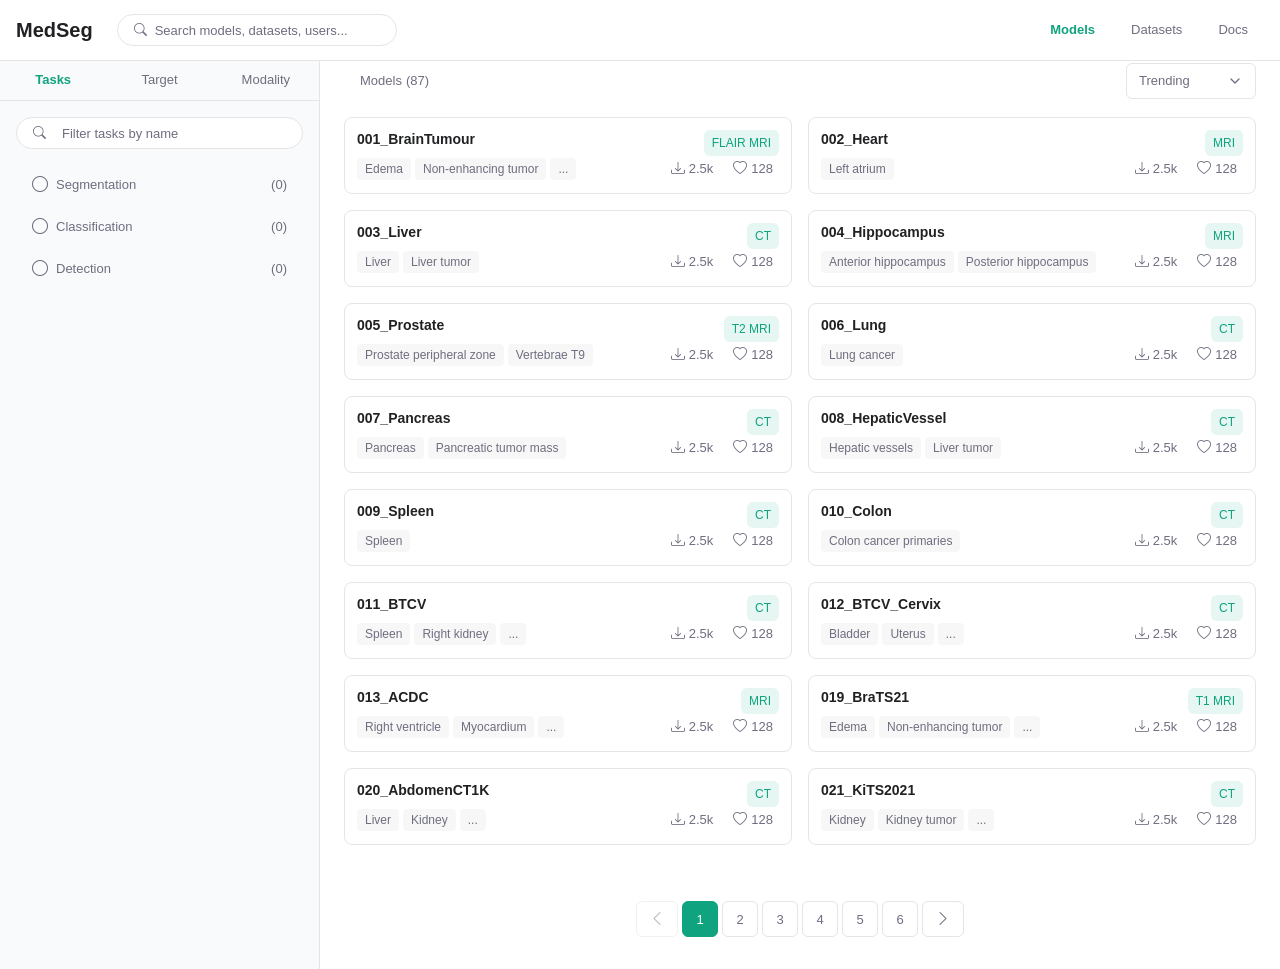
<file: index.html>
<!DOCTYPE html>
<html lang="zh">
<head>
  <meta charset="UTF-8">
  <meta name="viewport" content="width=device-width, initial-scale=1.0">
  <title>MedSeg ModelZoo</title>
  
  <!-- Fonts -->
  <link href="https://fonts.googleapis.com/css2?family=Inter:wght@400;500;600;700&display=swap" rel="stylesheet">
  
  <!-- Icons -->
  <link rel="stylesheet" href="https://cdn.jsdelivr.net/npm/bootstrap-icons@1.11.3/font/bootstrap-icons.min.css">

  <link rel="stylesheet" href="styles/shared.css">

  <style>
    /* 重置基础样式 */
    :root {
      --primary: #10A37F;  /* OpenAI 的绿色 */
      --primary-light: #E5F6F3;  /* 浅绿色背景 */
      --surface: #ffffff;
      --background: #F7F7F7;
      --sidebar-background: #F9FAFB;
      --border: #E5E5E5;
      --text-primary: #202123;
      --text-secondary: #6E6E80;
      --success: #38A169;  /* 用于指标数据 */
      --warning: #DD6B20;  /* 用于警告信息 */
      
      /* 柔和的阴影 */
      --shadow-sm: 0 1px 3px rgba(0, 0, 0, 0.05);
      --shadow-md: 0 4px 6px rgba(0, 0, 0, 0.07);
    }

    * {
      margin: 0;
      padding: 0;
      box-sizing: border-box;
      transition: all 0.15s ease;
    }

    body {
      font-family: -apple-system, BlinkMacSystemFont, "Segoe UI", Helvetica, Arial, sans-serif;
      color: var(--text-primary);
      background: var(--background);
      line-height: 1.5;
      scroll-behavior: smooth;
    }

    /* 顶部导航 */
    .header {
      background: var(--surface);
      border-bottom: 1px solid var(--border);
      position: fixed;
      top: 0;
      left: 0;
      right: 0;
      z-index: 100;
    }

    .header-content {
      max-width: 1280px;
      margin: 0 auto;
      padding: 0 16px;
      height: 60px;
      display: flex;
      align-items: center;
    }

    .header-left {
      display: flex;
      align-items: center;
    }

    .logo {
      font-weight: 600;
      font-size: 20px;
      color: var(--text-primary);
      text-decoration: none;
      margin-right: 24px;
    }

    .header-search {
      width: 300px;
      margin-right: auto;
    }

    .main-nav {
      display: flex;
      gap: 4px;
      margin-left: auto;
    }

    .nav-item {
      padding: 8px 12px;
      color: var(--text-secondary);
      text-decoration: none;
      border-radius: 6px;
      font-size: 14px;
    }

    .nav-item:hover {
      background: var(--background);
    }

    .nav-item.active {
      color: var(--text-primary);
      font-weight: 500;
    }

    /* 子导航栏 */
    .subnav {
      position: fixed;
      top: 60px;
      left: 0;
      right: 0;
      background: var(--surface);
      border-bottom: 1px solid var(--border);
      z-index: 90;
    }

    .subnav-content {
      max-width: 1280px;
      margin: 0 auto;
      padding: 12px 16px;
      display: flex;
      align-items: center;
      justify-content: space-between;
    }

    .subnav-left {
      display: flex;
      align-items: center;
      gap: 16px;
    }

    .models-count {
      font-size: 20px;
      font-weight: 600;
    }

    .filter-box {
      position: relative;
      width: 100%;
    }

    .filter-box input {
      width: 100%;
      padding: 6px 12px 6px 32px;
    }

    .filter-box i {
      position: absolute;
      left: 12px;
      top: 50%;
      transform: translateY(-50%);
    }

    /* 主要内容区域 */
    .main-content {
      display: grid;
      grid-template-columns: 320px 1fr;
      gap: 0;
      max-width: 1280px;
      margin: 0 auto;
      margin-top: 60px;
      height: calc(100vh - 60px);
    }

    /* 左侧导航 */
    .sidebar {
      width: 320px;
      background: var(--sidebar-background);
      border-right: 1px solid var(--border);
      padding-top: 0;
    }

    /* 搜索框 */
    .search-box {
      border: 1px solid var(--border);
      border-radius: 8px;  /* 减小圆角 */
      background: var(--surface);
      height: 36px;
      display: flex;
      align-items: center;
      gap: 8px;
      padding: 0 16px;
      transition: all 0.15s ease;
    }

    .search-box i {
      font-size: 13px;
      color: var(--text-secondary);
    }

    .search-box input {
      border: none;
      outline: none;
      width: 100%;
      height: 100%;
      font-size: 13px;
      background: transparent;
      color: var(--text-primary);
    }

    .search-box input::placeholder {
      color: var(--text-secondary);
    }

    /* 搜索框悬停和聚焦状态 */
    .search-box:hover {
      border-color: var(--primary);
      background: var(--primary-light);
    }

    .search-box:focus-within {
      border-color: var(--primary);
      box-shadow: 0 0 0 2px rgba(10, 110, 255, 0.15);
    }

    /* 调整左侧导航中搜索框的间距 */
    .nav-section .search-box {
      margin: 0 16px;
      width: calc(100% - 32px);
    }

    /* 调整右侧头部搜索框的宽度 */
    .models-header .search-box {
      width: calc(100% - 32px);  /* 使用自适应宽度 */
      height: 32px;
      border-radius: 20px;
    }

    /* 调整头部布局 */
    .models-header {
      display: flex;
      align-items: center;
      gap: 16px;  /* 调整标题和搜索框之间的间距 */
      width: 100%;  /* 确保容器占满可用空间 */
    }

    .nav-title {
      white-space: nowrap;  /* 防止标题换行 */
    }

    /* 分类部分 */
    .category-section {
      margin-bottom: 24px;
    }

    .category-title {
      font-size: 16px;
      font-weight: 600;
      color: #111827;
      margin-bottom: 8px;
    }

    .category-items {
      display: flex;
      flex-direction: column;
      gap: 2px;
    }

    .category-item {
      display: flex;
      align-items: center;
      padding: 6px 8px;
      text-decoration: none;
      border-radius: 6px;
      color: #374151;
      font-size: 14px;
      transition: background-color 0.2s;
    }

    .category-item:hover {
      background-color: #f3f4f6;
    }

    .category-item.active {
      background-color: #f3f4f6;
      color: #2563eb;
    }

    .item-icon {
      width: 20px;
      margin-right: 12px;
      opacity: 0.7;
    }

    .item-text {
      flex: 1;
    }

    .item-count {
      color: #6b7280;
      font-size: 13px;
    }

    /* 搜索框聚焦状态 */
    .search-box input:focus {
      outline: none;
      border-color: #2563eb;
      box-shadow: 0 0 0 2px rgba(37, 99, 235, 0.1);
    }

    /* 右侧内容区域 */
    .content {
      background: var(--surface);
      padding: 16px 24px;
    }

    .content-header {
      display: flex;
      justify-content: space-between;
      align-items: center;
      height: 41px;
      padding: 0 24px;
      margin: 0 -24px;
    }

    .models-header {
      display: flex;
      align-items: center;
      gap: 8px;
    }

    .models-title {
      font-size: 16px;  /* 稍微增大标题字号 */
      font-weight: 600;
      color: var(--text-primary);
    }

    .header-actions {
      display: flex;
      align-items: center;
    }

    .search-input {
      width: 300px;
      padding: 6px 12px;
      border: 1px solid var(--border);
      border-radius: 6px;
      font-size: 14px;
    }

    .sort-select {
      height: 36px;
      padding: 0 12px;
      border: 1px solid var(--border);
      border-radius: 6px;
      font-size: 13px;
      color: var(--text-secondary);
      background: var(--surface);
      cursor: pointer;
      font-weight: 500;
    }

    .sort-select:hover {
      border-color: var(--primary);
    }

    .models-grid {
      display: grid;
      grid-template-columns: repeat(auto-fill, minmax(300px, 1fr));
      gap: 16px;
      padding: 16px 0;
    }

    /* 模型卡片 */
    .model-card {
      display: flex;
      flex-direction: column;
      gap: 12px;
      padding: 16px;
      border: 1px solid var(--border);
      border-radius: 12px;
      background: var(--surface);
      transition: all 0.2s ease;
    }

    .model-header {
      display: flex;
      justify-content: space-between;
      align-items: flex-start;
      gap: 12px;
    }

    .model-name {
      font-size: 15px;
      font-weight: 600;
      color: var(--text-primary);
      line-height: 1.3;
      margin: 0;
      /* 文本超出两行显示省略号 */
      display: -webkit-box;
      -webkit-line-clamp: 2;
      -webkit-box-orient: vertical;
      overflow: hidden;
    }

    .model-modality {
      padding: 4px 8px;
      border-radius: 6px;
      font-size: 12px;
      font-weight: 500;
      white-space: nowrap;
      background: var(--primary-light);
      color: var(--primary);
    }

    .model-description {
      font-size: 13px;
      color: var(--text-secondary);
      line-height: 1.5;
      margin: 0;
      /* 文本超出三行显示省略号 */
      display: -webkit-box;
      -webkit-line-clamp: 3;
      -webkit-box-orient: vertical;
      overflow: hidden;
    }

    .model-tags {
      display: flex;
      flex-wrap: wrap;
      gap: 6px;
    }

    .tag {
      padding: 4px 8px;
      border-radius: 6px;
      font-size: 12px;
      font-weight: 500;
      background: var(--background);
      color: var(--text-secondary);
    }

    .model-footer {
      display: flex;
      justify-content: space-between;
      align-items: center;
      margin-top: auto;
      padding-top: 12px;
      border-top: 1px solid var(--border);
    }

    .model-stats {
      display: flex;
      gap: 12px;
    }

    .stat {
      display: flex;
      align-items: center;
      gap: 4px;
      color: var(--text-secondary);
      font-size: 13px;
    }

    /* 卡片悬停效果 */
    .model-card:hover {
      transform: translateY(-2px);
      border-color: var(--primary);
      box-shadow: 0 4px 12px rgba(0, 0, 0, 0.08);
    }

    .model-tags-row {
      display: flex;
      justify-content: space-between;
      align-items: center;
      margin-top: auto;
    }

    .model-tags {
      display: flex;
      gap: 4px;
      overflow: hidden;
      max-width: calc(100% - 120px);
    }

    .model-actions {
      display: flex;
      gap: 8px;
      margin-left: auto;
    }

    .action-stat {
      font-size: 13px;
      color: var(--text-secondary);
      padding: 2px 6px;
      border-radius: 4px;
      display: flex;
      align-items: center;
      gap: 4px;
    }

    .action-stat i {
      font-size: 14px;
    }

    .action-stat:hover {
      background: var(--background);
      color: var(--primary);
    }

    /* 修改右侧内容区域的样式 */
    .content {
      min-width: 0;
      padding-top: 0;
    }

    .models-grid {
      display: grid;
      grid-template-columns: repeat(auto-fill, minmax(300px, 1fr));
      gap: 16px;
      padding: 16px 0;
    }

    /* 修改子导航栏样式 */
    .subnav-right {
      display: flex;
      align-items: center;
      gap: 16px;
    }

    .btn-text {
      padding: 6px 12px;
      border: none;
      background: none;
      color: var(--text-secondary);
      font-size: 14px;
      cursor: pointer;
    }

    .sort-dropdown select {
      padding: 6px 12px;
      border: 1px solid var(--border);
      border-radius: 6px;
      font-size: 14px;
      color: var(--text-secondary);
      background: var(--surface);
    }

    /* 导航菜单 */
    .nav-menu {
      display: flex;
      flex-direction: column;
      gap: 2px;
    }

    /* 导航组 */
    .nav-group {
      display: flex;
      flex-direction: column;
    }

    /* 主导航链接 */
    .nav-link {
      color: var(--text-secondary);
      text-decoration: none;
      font-size: 14px;
    }

    .nav-link:hover {
      color: var(--text-primary);
    }

    .nav-link.active {
      background: #000;
      color: #fff;
    }

    /* 子项目容器 */
    .nav-items {
      display: flex;
      flex-direction: column;
      gap: 2px;
      padding-left: 12px;
      margin-top: 4px;
    }

    /* 子项目 */
    .nav-item {
      display: flex;
      align-items: center;
      padding: 6px 12px;
      text-decoration: none;
      color: #374151;
      font-size: 14px;
      border-radius: 6px;
    }

    .nav-item:hover {
      background: #f3f4f6;
    }

    .nav-item i {
      width: 16px;
      margin-right: 8px;
      opacity: 0.7;
    }

    .nav-item .count {
      margin-left: auto;
      color: #6b7280;
      font-size: 13px;
    }

    /* 活跃状态 */
    .nav-item.active {
      background: #f3f4f6;
      color: #2563eb;
    }

    /* 主导航标签统一样式 */
    .main-nav-tabs, .content-header {
      display: flex;
      height: 41px;
      padding: 0;
      margin: 0;
      align-items: center;
    }

    /* 导航标签样式统一 */
    .nav-tab, .nav-title {
      padding: 8px 16px;
      color: var(--text-secondary);
      font-size: 13px;
      font-weight: 500;
      text-decoration: none;
      position: relative;
      display: flex;
      align-items: center;
      height: 41px;  /* 确保高度一致 */
      box-sizing: border-box;  /* 包含padding在内的固定高度 */
    }

    /* 左侧导航标签容器 */
    .sidebar .main-nav-tabs {
      display: flex;
      justify-content: center;
      height: 41px;
      padding: 0;
      margin: 0;
      align-items: center;
    }

    /* 左侧导航标签样式 */
    .sidebar .nav-tab {
      padding: 8px 16px;
      color: var(--text-secondary);
      font-size: 13px;
      font-weight: 500;
      text-decoration: none;
      position: relative;
      display: flex;
      align-items: center;
      justify-content: center;
      height: 41px;
      box-sizing: border-box;
      min-width: 80px;
      flex: 1;
      border: none;
      background: transparent;  /* 确保没有背景色 */
    }

    /* 导航标签激活状态 - 只改变颜色和字重 */
    .sidebar .nav-tab.active {
      color: var(--primary);  /* 使用主色调 */
      font-weight: 600;
      background: transparent;  /* 确保激活状态也没有背景色 */
    }

    .sidebar .nav-tab.active::after {
      display: none;
    }

    /* 右侧头部容器 */
    .content-header {
      display: flex;
      justify-content: space-between;
      align-items: center;
      height: 41px;
      padding: 0 24px;
      margin: 0 -24px;
    }

    /* 调整搜索框位置 */
    .models-header {
      display: flex;
      align-items: center;
      gap: 8px;
    }

    /* 导航标签样式优化 */
    .nav-tab {
      padding: 10px 16px;
      color: var(--text-secondary);
      font-weight: 500;
      position: relative;
    }

    .nav-tab.active {
      color: var(--text-primary);
    }

    .nav-tab.active::after {
      content: '';
      position: absolute;
      bottom: -1px;
      left: 0;
      right: 0;
      height: 2px;
      background: var(--primary);
      border-radius: 2px;
    }

    /* 优化排序下拉框 */
    .sort-select {
      height: 36px;
      padding: 0 12px;
      border: 1px solid var(--border);
      border-radius: 6px;
      font-size: 14px;
      color: var(--text-secondary);
      background: var(--surface);
      cursor: pointer;
    }

    /* 性能指标显示 */
    .performance-stat {
      color: var(--success);
      font-weight: 500;
      font-size: 13px;
    }

    /* 图标样式统一 */
    .bi {
      font-size: 16px;
      color: var(--text-secondary);
    }

    /* 子导航区域样式 */
    .nav-section {
      padding: 0;
    }

    /* 搜索框容器样式 */
    .nav-section .search-box {
      margin: 0 auto 16px;  /* 上下margin 16px，左右auto实现居中 */
      width: 85%;  /* 设置一个合适的宽度，不要太宽 */
      height: 32px;
      display: flex;
      align-items: center;
      background: var(--surface);
      border: 1px solid var(--border);
      border-radius: 6px;
      padding: 0 12px;
    }

    /* 搜索框输入框样式 */
    .nav-section .search-box input {
      border: none;
      outline: none;
      width: 100%;
      height: 100%;
      font-size: 13px;
      background: transparent;
      color: var(--text-primary);
    }

    /* 搜索框图标样式 */
    .nav-section .search-box i {
      font-size: 13px;
      color: var(--text-secondary);
      margin-right: 8px;
    }

    /* 搜索框placeholder样式 */
    .nav-section .search-box input::placeholder {
      color: var(--text-secondary);
    }

    /* 搜索框悬停和聚焦状态 */
    .nav-section .search-box:hover {
      border-color: var(--primary);
    }

    .nav-section .search-box:focus-within {
      border-color: var(--primary);
      box-shadow: 0 0 0 1px var(--primary-light);
    }

    /* 任务列表样式 */
    .task-list {
      display: flex;
      flex-direction: column;
      gap: 2px;  /* 减小项目间距 */
      padding: 0 16px;
    }

    /* 任务项样式 */
    .task-item {
      display: flex;
      align-items: center;
      padding: 8px 12px;
      color: var(--text-secondary);
      text-decoration: none;
      border-radius: 6px;
      transition: all 0.2s ease;
      cursor: pointer;
    }

    .task-item:hover {
      background: var(--background);
      color: var(--text-primary);
    }

    .task-item.active {
      background: var(--primary-light);
      color: var(--primary);
    }

    .task-item i {
      margin-right: 8px;
      font-size: 16px;
    }

    .task-item .count {
      margin-left: auto;
      font-size: 12px;
      color: var(--text-secondary);
    }

    /* 添加选中项的样式 */
    .task-item.active i {
      color: var(--primary);
    }

    .task-item.active .count {
      color: var(--primary);
    }

    /* 分组标题样式 */
    .section-title {
      font-size: 13px;
      font-weight: 600;
      color: var(--text-secondary);
      margin: 16px 0 8px;
      padding: 0 12px;
    }

    /* 右侧头部搜索框 */
    .content-header .search-box {
      width: 280px;
      height: 32px;
      border-radius: 20px;
      padding: 0 16px;
      display: flex;
      align-items: center;
      gap: 8px;
      border: 1px solid var(--border);
      background: var(--surface);
    }

    .content-header .search-box input {
      border: none;
      outline: none;
      width: 100%;
      height: 100%;
      font-size: 13px;
      background: transparent;
      color: var(--text-primary);
    }

    .content-header .search-box i {
      font-size: 13px;
      color: var(--text-secondary);
    }

    /* 搜索框悬停和聚焦状态 */
    .content-header .search-box:hover {
      border-color: var(--primary);
    }

    .content-header .search-box:focus-within {
      border-color: var(--primary);
      box-shadow: 0 0 0 2px rgba(10, 110, 255, 0.15);
    }

    /* 排序下拉框样式 */
    .sort-select {
      height: 36px;
      padding: 0 12px;
      border: 1px solid var(--border);
      border-radius: 6px;
      font-size: 13px;
      color: var(--text-secondary);
      background: var(--surface);
      cursor: pointer;
      width: 130px;  /* 设置固定宽度 */
      appearance: none;
      background-image: url("data:image/svg+xml,%3Csvg xmlns='http://www.w3.org/2000/svg' width='16' height='16' viewBox='0 0 24 24' fill='none' stroke='%236b7280' stroke-width='2' stroke-linecap='round' stroke-linejoin='round'%3E%3Cpolyline points='6 9 12 15 18 9'%3E%3C/polyline%3E%3C/svg%3E");
      background-repeat: no-repeat;
      background-position: right 12px center;
      padding-right: 36px;
    }

    /* 下拉框悬停和聚焦状态 */
    .sort-select:hover {
      border-color: var(--primary);
    }

    .sort-select:focus {
      outline: none;
      border-color: var(--primary);
      box-shadow: 0 0 0 1px var(--primary-light);
    }

    /* 搜索框悬停和聚焦状态 */
    .content-header .search-box:hover {
      border-color: var(--primary);
    }

    .content-header .search-box:focus-within {
      border-color: var(--primary);
      box-shadow: 0 0 0 1px var(--primary-light);
    }

    /* 调整头部布局 */
    .content-header {
      display: flex;
      justify-content: space-between;
      align-items: center;
      gap: 12px;  /* 添加间距 */
    }

    /* 添加性能指标的视觉提示 */
    .performance-metric {
      font-size: 13px;
      color: var(--success);
      background: rgba(56, 161, 105, 0.1);
      padding: 2px 6px;
      border-radius: 4px;
      margin-left: auto;
    }

    /* 添加加载状态 */
    .loading-skeleton {
      background: linear-gradient(90deg, #f0f0f0 25%, #f7f7f7 50%, #f0f0f0 75%);
      background-size: 200% 100%;
      animation: loading 1.5s infinite;
    }

    @keyframes loading {
      0% { background-position: 200% 0; }
      100% { background-position: -200% 0; }
    }

    /* 添加空状态提示 */
    .empty-state {
      text-align: center;
      padding: 40px 20px;
      color: var(--text-secondary);
    }

    /* 焦点状态优化 */
    :focus {
      outline: none;
      box-shadow: 0 0 0 2px var(--primary-light);
    }

    /* 键盘导航优化 */
    .nav-tab:focus-visible,
    .task-item:focus-visible {
      outline: 2px solid var(--primary);
      outline-offset: -2px;
    }

    /* 添加工具提示样式 */
    [data-tooltip] {
      position: relative;
    }

    [data-tooltip]:hover::after {
      content: attr(data-tooltip);
      position: absolute;
      bottom: 100%;
      left: 50%;
      transform: translateX(-50%);
      padding: 4px 8px;
      background: rgba(0, 0, 0, 0.8);
      color: white;
      font-size: 12px;
      border-radius: 4px;
      white-space: nowrap;
      pointer-events: none;
      z-index: 1000;
    }

    /* 添加响应式断点 */
    @media (max-width: 1024px) {
      .models-grid {
        grid-template-columns: repeat(auto-fill, minmax(250px, 1fr));
      }
    }

    @media (max-width: 768px) {
      .main-content {
        grid-template-columns: 1fr;
      }
      
      .sidebar {
        display: none;
      }
    }

    /* 分页容器样式 */
    .pagination {
      display: flex;
      justify-content: center;
      align-items: center;
      gap: 4px;
      margin-top: 24px;
      padding: 16px 0;
    }

    .page-button {
      height: 36px;
      min-width: 36px;
      padding: 0 12px;
      border: 1px solid var(--border);
      border-radius: 6px;
      background: var(--surface);
      color: var(--text-secondary);
      font-size: 13px;
      display: flex;
      align-items: center;
      justify-content: center;
      cursor: pointer;
      transition: all 0.2s ease;
    }

    .page-button:hover {
      border-color: var(--primary);
      color: var(--primary);
    }

    .page-button.active {
      background: var(--primary);
      border-color: var(--primary);
      color: white;
    }

    .page-button:disabled {
      opacity: 0.5;
      cursor: not-allowed;
    }

    /* 统一所有搜索框的基础样式 */
    .search-box, .filter-box input, .nav-section .search-box, .models-header .search-box {
      border: 1px solid var(--border);
      border-radius: 20px;
      background: var(--surface);
      height: 32px;
      display: flex;
      align-items: center;
      gap: 8px;
      padding: 0 16px;
      transition: all 0.2s ease;
    }

    /* 统一所有搜索框的输入框样式 */
    .search-box input, 
    .filter-box input,
    .nav-section .search-box input,
    .models-header .search-box input {
      border: none;
      outline: none;
      width: 100%;
      height: 100%;
      font-size: 13px;  /* 统一字体大小 */
      background: transparent;
      color: var(--text-primary);
    }

    /* 统一所有搜索框的图标样式 */
    .search-box i, 
    .filter-box i,
    .nav-section .search-box i,
    .models-header .search-box i {
      font-size: 13px;  /* 统一图标大小 */
      color: var(--text-secondary);
    }

    /* 统一搜索框的placeholder样式 */
    .search-box input::placeholder,
    .filter-box input::placeholder,
    .nav-section .search-box input::placeholder,
    .models-header .search-box input::placeholder {
      color: var(--text-secondary);
      font-size: 13px;  /* 统一placeholder字体大小 */
    }

    /* 统一悬停和聚焦状态 */
    .search-box:hover, .filter-box input:hover {
      border-color: var(--primary);
    }

    .search-box:focus-within, .filter-box input:focus {
      border-color: var(--primary);
      box-shadow: 0 0 0 2px rgba(10, 110, 255, 0.15);
    }

    /* 修改 filter-box 的样式 */
    .filter-box {
      position: relative;
      width: 100%;
    }

    .filter-box input {
      width: 100%;
      padding: 6px 12px 6px 32px;
    }

    .filter-box i {
      position: absolute;
      left: 12px;
      top: 50%;
      transform: translateY(-50%);
    }

    /* 调整左侧导航中搜索框的间距 */
    .nav-section .search-box {
      margin: 16px;
      width: calc(100% - 32px);
    }

    /* 导航标签文字样式 */
    .nav-tab {
      padding: 8px 16px;
      color: var(--text-secondary);
      font-size: 13px;  /* 统一导航标签字体大小 */
      text-decoration: none;
    }

    /* 任务项样式 */
    .task-item {
      display: flex;
      align-items: center;
      padding: 8px 12px;
      color: var(--text-secondary);
      text-decoration: none;
      border-radius: 6px;
      font-size: 13px;  /* 统一任务项字体大小 */
    }

    /* 计数样式 */
    .task-item .count {
      margin-left: auto;
      font-size: 13px;  /* 统一计数字体大小 */
      color: var(--text-secondary);
    }

    /* 标题样式 */
    .nav-title {
      font-size: 13px;  /* 统一标题字体大小 */
      white-space: nowrap;
    }

    /* 搜索框 placeholder 样式 */
    .search-box input::placeholder {
      font-size: 13px;  /* 确保与其他文字大小一致 */
      color: var(--text-secondary);
    }

    /* 添加模型数量的样式 */
    .models-count {
      color: var(--text-secondary);
      font-size: 13px;  /* 保持与其他文字大小一致 */
      font-weight: normal;
    }

    /* 调整标题样式 */
    .nav-title {
      font-size: 13px;
      white-space: nowrap;
      display: flex;
      align-items: center;
      gap: 4px;  /* 标题和数量之间的间距 */
    }

    /* 主导航容器 */
    .main-nav-tabs {
      display: flex;
      align-items: center;
      height: 41px;
      padding: 0;
      margin: 0;
      border-bottom: 1px solid var(--border);
    }

    /* 导航标签 */
    .nav-tab {
      padding: 0 16px;
      height: 41px;
      display: flex;
      align-items: center;
      font-size: 13px;
      font-weight: 500;
      color: var(--text-secondary);
      transition: all 0.15s ease;
      cursor: pointer;
      background: transparent;  /* 确保没有背景色 */
    }

    /* 标题样式 */
    .nav-title {
      font-size: 13px;
      font-weight: 500;
      height: 41px;  /* 与导航标签同高 */
      display: flex;
      align-items: center;
    }

    /* 左侧导航和右侧内容的容器样式 */
    .sidebar, .content {
      padding-top: 0;  /* 移除顶部内边距 */
    }

    /* 确保所有容器没有额外的边距 */
    .sidebar .nav-section,
    .content .models-section {
      margin-top: 0;
    }

    /* 侧边栏导航标签激活状态 */
    .sidebar .nav-tab.active {
      background: transparent;  /* 移除白色背景 */
      color: var(--primary);
    }

    /* 任务项悬停状态 */
    .sidebar .task-item:hover {
      background: var(--surface);
    }

    /* 导航标签基础样式 */
    .nav-tab {
      padding: 0 16px;
      height: 41px;
      display: flex;
      align-items: center;
      font-size: 13px;
      font-weight: 500;
      color: var(--text-secondary);
      transition: all 0.15s ease;
      cursor: pointer;
      background: transparent;  /* 确保没有背景色 */
    }

    /* 导航标签激活状态 - 只改变颜色和字重 */
    .nav-tab.active {
      color: var(--primary);  /* 使用主色调 */
      font-weight: 600;
      background: transparent;  /* 确保激活状态也没有背景色 */
    }

    /* 导航标签悬停状态 */
    .nav-tab:hover {
      color: var(--primary);  /* 悬停时也使用主色调 */
      background: transparent;  /* 确保悬停时也没有背景色 */
    }

    /* 任务项基础样式 */
    .task-item {
      display: flex;
      align-items: center;
      padding: 8px 12px;
      color: var(--text-secondary);
      font-size: 13px;
      font-weight: 500;
      border-radius: 6px;
      transition: all 0.15s ease;
      margin: 0 4px;
      text-decoration: none;
      cursor: pointer;
    }

    /* 任务项计数样式 */
    .task-item .count {
      margin-left: auto;
      color: var(--text-secondary);
    }

    /* 任务项悬停状态 */
    .task-item:hover {
      background: var(--surface);
      color: var(--text-primary);
    }

    /* 任务项激活状态 */
    .task-item.active {
      background: var(--primary-light);
      color: var(--primary);
      font-weight: 600;
    }

    /* 确保所有交互元素有平滑过渡 */
    .task-item, 
    .nav-tab {
      transition: all 0.15s ease;
    }

    /* 统一所有导航类型的基础样式 */
    .nav-tab,
    .nav-link {
      padding: 0 16px;
      height: 41px;
      display: flex;
      align-items: center;
      font-size: 13px;
      font-weight: 500;
      color: var(--text-secondary);
      transition: all 0.15s ease;
      cursor: pointer;
      background: transparent;
      text-decoration: none;
    }

    /* 统一所有导航的激活状态 */
    .nav-tab.active,
    .nav-link.active {
      color: var(--primary);
      font-weight: 600;
      background: transparent;
    }

    /* 统一所有导航的悬停状态 */
    .nav-tab:hover,
    .nav-link:hover {
      color: var(--primary);
      background: transparent;
    }

    /* 顶部导航链接样式 */
    .header-nav a,            /* 如果使用了这个类 */
    .top-nav-link,           /* 或者这个类 */
    .header-link,            /* 或者这个类 */
    .nav-menu a {            /* 或者在这个容器下的链接 */
      padding: 0 16px;
      height: 41px;
      display: flex;
      align-items: center;
      font-size: 13px;
      font-weight: 500;
      color: var(--text-secondary);
      transition: all 0.15s ease;
      cursor: pointer;
      background: transparent;
      text-decoration: none;
    }

    /* 激活状态 */
    .header-nav a.active,
    .top-nav-link.active,
    .header-link.active,
    .nav-menu a.active {
      color: var(--primary);
      font-weight: 600;
      background: transparent;
    }

    /* 悬停状态 */
    .header-nav a:hover,
    .top-nav-link:hover,
    .header-link:hover,
    .nav-menu a:hover {
      color: var(--primary);
      background: transparent;
    }

    /* 顶部导航链接样式 */
    .main-nav .nav-item {
      padding: 0 16px;
      height: 41px;
      display: flex;
      align-items: center;
      font-size: 13px;
      font-weight: 500;
      color: var(--text-secondary);
      transition: all 0.15s ease;
      cursor: pointer;
      background: transparent;
      text-decoration: none;
    }

    /* 激活状态 */
    .main-nav .nav-item.active {
      color: var(--primary);
      font-weight: 600;
      background: transparent;
    }

    /* 悬停状态 */
    .main-nav .nav-item:hover {
      color: var(--primary);
      background: transparent;
    }

    /* 卡片标题 */
    .model-card h3 {
      font-size: 14px;
      margin: 0;  /* 移除边距 */
      font-weight: 600;
      color: var(--text-primary);
    }

    /* 卡片描述文本 */
    .model-card p {
      font-size: 13px;
      color: var(--text-secondary);
      margin: 0;  /* 移除边距 */
      line-height: 1.3;  /* 减小行高 */
      display: -webkit-box;
      -webkit-line-clamp: 2;  /* 限制描述最多显示2行 */
      -webkit-box-orient: vertical;
      overflow: hidden;
    }

    /* 标签容器 */
    .model-card .tags {
      display: flex;
      gap: 4px;  /* 减小标签间距 */
      flex-wrap: wrap;
      margin-top: 4px;  /* 减小上边距 */
    }

    /* 标签样式 */
    .tag {
      font-size: 12px;
      color: var(--text-secondary);
      background: var(--background);
      padding: 2px 8px;  /* 减小上下内边距 */
      border-radius: 4px;
      font-weight: 500;
    }

    /* 确保卡片是可点击的链接样式 */
    .model-card {
      display: block;
      text-decoration: none;
      color: inherit;
      border: 1px solid var(--border);
      border-radius: 8px;
      padding: 12px;
      background: var(--surface);
      transition: all 0.15s ease;
      cursor: pointer;
    }

    .model-card:hover {
      border-color: var(--primary);
      text-decoration: none;
      box-shadow: 0 2px 8px rgba(0, 0, 0, 0.05);
    }

    /* 确保卡片内的文本样式正确 */
    .model-card h3 {
      color: var(--text-primary);
      margin: 0;
      font-size: 14px;
      font-weight: 600;
    }

    .model-description {
      color: var(--text-secondary);
      font-size: 13px;
      margin: 8px 0;
      line-height: 1.4;
    }

    /* 统计信息样式 */
    .model-stats {
      display: flex;
      gap: 12px;
      color: var(--text-secondary);
      font-size: 13px;
    }

    .stat {
      display: flex;
      align-items: center;
      gap: 4px;
    }

    /* 确保这些样式与上面完全一致 */
    .nav-container {
      width: 100%;
      height: 64px;
      background: var(--surface);
      border-bottom: 1px solid var(--border);
    }

    .nav-content {
      display: flex;
      align-items: center;
      justify-content: space-between;
      height: 100%;
    }

    .nav-left {
      display: flex;
      align-items: center;
      gap: 32px;
    }

    .nav-links {
      display: flex;
      gap: 32px;
    }

    .nav-link {
      color: var(--text-secondary);
      text-decoration: none;
      font-size: 14px;
    }

    .nav-link:hover {
      color: var(--text-primary);
    }

    .nav-link.active {
      color: var(--text-primary);
    }

    /* 搜索框 placeholder 样式 */
    .search-box input::placeholder {
      font-size: 13px;
      color: var(--text-secondary);
    }

    /* 添加模型数量的样式 */
    .models-count {
      color: var(--text-secondary);
      font-size: 13px;
      font-weight: normal;
    }

    /* 调整标题样式 */
    .nav-title {
      font-size: 13px;
      white-space: nowrap;
      display: flex;
      align-items: center;
      gap: 4px;
    }

    /* 主导航容器 */
    .main-nav-tabs {
      display: flex;
      align-items: center;
      height: 41px;
      padding: 0;
      margin: 0;
      border-bottom: 1px solid var(--border);
    }

    /* 导航标签 - 仅用于二级导航 */
    .nav-tab {
      padding: 0 16px;
      height: 41px;
      display: flex;
      align-items: center;
      font-size: 13px;
      font-weight: 500;
      color: var(--text-secondary);
      transition: all 0.15s ease;
      cursor: pointer;
      background: transparent;
    }
  </style>
</head>

<body>
  <!-- 顶部导航栏 -->
  <header class="header">
    <div class="header-content">
      <div class="header-left">
        <a href="#" class="logo">MedSeg</a>
        <div class="header-search">
          <div class="search-box">
            <i class="bi bi-search"></i>
            <input type="text" placeholder="Search models, datasets, users...">
          </div>
        </div>
      </div>
      <nav class="main-nav">
        <a href="#" class="nav-item active">Models</a>
        <a href="#" class="nav-item">Datasets</a>
        <a href="#" class="nav-item">Docs</a>
      </nav>
    </div>
  </header>

  <!-- 主要内容区域 -->
  <div class="main-content">
    <!-- 左侧导航 -->
    <aside class="sidebar">
      <!-- 主导航 -->
      <div class="main-nav-tabs">
        <a href="#" class="nav-tab active" data-tab="tasks">Tasks</a>
        <a href="#" class="nav-tab" data-tab="target">Target</a>
        <a href="#" class="nav-tab" data-tab="modality">Modality</a>
      </div>

      <!-- Tasks导航内容 -->
      <div class="nav-section" data-tab="tasks">
        <div class="search-box">
          <i class="bi bi-search"></i>
          <input type="text" placeholder="Filter tasks by name">
        </div>
        <div class="task-list">
          <a href="#" class="task-item">
            <i class="bi bi-circle"></i>
            <span>Segmentation</span>
            <span class="count">(32)</span>
          </a>
          <a href="#" class="task-item">
            <i class="bi bi-circle"></i>
            <span>Classification</span>
            <span class="count">(28)</span>
          </a>
          <a href="#" class="task-item">
            <i class="bi bi-circle"></i>
            <span>Detection</span>
            <span class="count">(15)</span>
          </a>
        </div>
      </div>

      <!-- Target导航内容 -->
      <div class="nav-section" data-tab="target" style="display: none;">
        <div class="search-box">
          <i class="bi bi-search"></i>
          <input type="text" placeholder="Filter targets by name">
        </div>
        <div class="task-list">
          <a href="#" class="task-item">
            <i class="bi bi-circle"></i>
            <span>Brain</span>
            <span class="count">(15)</span>
          </a>
          <a href="#" class="task-item">
            <i class="bi bi-circle"></i>
            <span>Liver</span>
            <span class="count">(12)</span>
          </a>
          <a href="#" class="task-item">
            <i class="bi bi-circle"></i>
            <span>Lung</span>
            <span class="count">(10)</span>
          </a>
          <a href="#" class="task-item">
            <i class="bi bi-circle"></i>
            <span>Kidney</span>
            <span class="count">(8)</span>
          </a>
          <a href="#" class="task-item">
            <i class="bi bi-circle"></i>
            <span>Heart</span>
            <span class="count">(6)</span>
          </a>
          <a href="#" class="task-item">
            <i class="bi bi-circle"></i>
            <span>Pancreas</span>
            <span class="count">(4)</span>
          </a>
        </div>
      </div>

      <!-- Modality导航内容 -->
      <div class="nav-section" data-tab="modality" style="display: none;">
        <div class="search-box">
          <i class="bi bi-search"></i>
          <input type="text" placeholder="Filter modalities by name">
        </div>
        <div class="task-list">
          <a href="#" class="task-item">
            <i class="bi bi-circle"></i>
            <span>CT</span>
            <span class="count">(25)</span>
          </a>
          <a href="#" class="task-item">
            <i class="bi bi-circle"></i>
            <span>MRI</span>
            <span class="count">(20)</span>
          </a>
          <a href="#" class="task-item">
            <i class="bi bi-circle"></i>
            <span>X-Ray</span>
            <span class="count">(15)</span>
          </a>
          <a href="#" class="task-item">
            <i class="bi bi-circle"></i>
            <span>Ultrasound</span>
            <span class="count">(10)</span>
          </a>
          <a href="#" class="task-item">
            <i class="bi bi-circle"></i>
            <span>PET</span>
            <span class="count">(8)</span>
          </a>
          <a href="#" class="task-item">
            <i class="bi bi-circle"></i>
            <span>SPECT</span>
            <span class="count">(5)</span>
          </a>
        </div>
      </div>
    </aside>

    <!-- 右侧内容区域 -->
    <main class="content">
      <!-- 头部 -->
      <div class="content-header">
        <div class="models-header">
          <h1 class="nav-title">Models <span class="models-count">(75)</span></h1>
        </div>
        <div class="header-actions">
          <select class="sort-select">
            <option>Trending</option>
            <option>Most Downloads</option>
            <option>Recently Added</option>
          </select>
        </div>
      </div>

      <!-- 模型卡片网格 -->
      <div class="models-grid">
        <!-- 使用相对路径，指向model-details.html -->
        <a href="model-details.html?id=001_BrainTumour" class="model-card">
          <div class="model-header">
            <h3>Brain Tumour Segmentation</h3>
            <div class="model-stats">
              <span class="stat">
                <i class="bi bi-download"></i>
                1.2k
              </span>
              <span class="stat">
                <i class="bi bi-star"></i>
                234
              </span>
            </div>
          </div>
          <p class="model-description">Model description goes here...</p>
          <div class="tags">
            <span class="tag">Segmentation</span>
            <span class="tag">Medical</span>
          </div>
        </a>
        
        <!-- 更多模型卡片... -->
      </div>

      <div class="pagination">
        <button class="page-button" disabled>
          <i class="bi bi-chevron-left"></i>
        </button>
        <button class="page-button active">1</button>
        <button class="page-button">2</button>
        <button class="page-button">3</button>
        <span class="page-button" style="cursor: default;">...</span>
        <button class="page-button">8</button>
        <button class="page-button">
          <i class="bi bi-chevron-right"></i>
        </button>
      </div>
    </main>
  </div>

  <script>
    // 在脚本开始处声明全局变量
    let allModels = [];
    let currentModels = [];
    let currentPage = 1;
    const ITEMS_PER_PAGE = 16;

    // 确保这个函数在 loadModels 之前定义
    function updateFilterCounts(models) {
      if (!models) return;
      
      // 更新任务数量
      const taskCounts = {
        'Segmentation': 0,
        'Classification': 0,
        'Detection': 0
      };

      // 更新目标器官数量
      const targetCounts = {
        'Brain': 0,
        'Liver': 0,
        'Lung': 0,
        'Kidney': 0,
        'Heart': 0,
        'Pancreas': 0
      };

      // 更新模态数量
      const modalityCounts = {
        'CT': 0,
        'MRI': 0,
        'X-Ray': 0,
        'Ultrasound': 0,
        'PET': 0,
        'SPECT': 0
      };

      // 计算数量
      models.forEach(model => {
        // 更新模态计数
        const modalities = model.Modality.split(',');
        modalities.forEach(modality => {
          const key = modality.trim();
          if (modalityCounts.hasOwnProperty(key)) {
            modalityCounts[key]++;
          }
        });

        // 更新目标器官计数
        try {
          const categories = JSON.parse(model["Category-EN"].replace(/'/g, '"'));
          Object.values(categories).forEach(category => {
            if (targetCounts.hasOwnProperty(category)) {
              targetCounts[category]++;
            }
          });
        } catch (e) {
          console.error('Error parsing categories:', e);
        }
      });

      // 更新 UI
      // 更新任务数量显示
      document.querySelectorAll('.task-item').forEach(item => {
        const taskName = item.querySelector('span').textContent;
        const countSpan = item.querySelector('.count');
        if (countSpan && taskCounts.hasOwnProperty(taskName)) {
          countSpan.textContent = `(${taskCounts[taskName]})`;
        }
      });

      // 更新目标器官数量显示
      document.querySelectorAll('[data-tab="target"] .task-item').forEach(item => {
        const targetName = item.querySelector('span').textContent;
        const countSpan = item.querySelector('.count');
        if (countSpan && targetCounts.hasOwnProperty(targetName)) {
          countSpan.textContent = `(${targetCounts[targetName]})`;
        }
      });

      // 更新模态数量显示
      document.querySelectorAll('[data-tab="modality"] .task-item').forEach(item => {
        const modalityName = item.querySelector('span').textContent;
        const countSpan = item.querySelector('.count');
        if (countSpan && modalityCounts.hasOwnProperty(modalityName)) {
          countSpan.textContent = `(${modalityCounts[modalityName]})`;
        }
      });

      // 更新总数显示
      const modelsCount = document.querySelector('.models-count');
      if (modelsCount) {
        modelsCount.textContent = `(${models.length})`;
      }
    }

    // 加载模型数据
    async function loadModels() {
      try {
        const response = await fetch('STU_Benchmark_Information.json');
        const data = await response.json();
        currentModels = data;
        allModels = [...data];
        
        // 更新过滤计数
        updateFilterCounts(data);
        
        // 渲染第一页
        renderModelCards();
      } catch (error) {
        console.error('Error loading models:', error);
      }
    }

    // 渲染模型卡片
    function renderModelCards() {
      const container = document.querySelector('.models-grid');
      if (!container) return;
      
      const startIndex = (currentPage - 1) * ITEMS_PER_PAGE;
      const endIndex = startIndex + ITEMS_PER_PAGE;
      const pageModels = currentModels.slice(startIndex, endIndex);
      
      container.innerHTML = pageModels.map(model => {
        // 解析类别
        let categories = {};
        try {
          categories = JSON.parse(model["Category-EN"].replace(/'/g, '"'));
        } catch (e) {
          console.error('Error parsing categories:', e);
          categories = {};
        }

        const allCategories = Object.values(categories).filter(cat => cat !== 'background');
        const displayCategories = allCategories.slice(0, 2);
        const hasMore = allCategories.length > 2;

        const tags = displayCategories
          .map(cat => `<span class="tag">${cat}</span>`)
          .join('') + 
          (hasMore ? `<span class="tag">...</span>` : '');

        const modelId = model.Dataset.replace('Task', '');
        return `
          <a href="./model-details.html?id=${modelId}" class="model-card">
            <div class="model-header">
              <h3 class="model-name">${modelId}</h3>
              <span class="model-modality">${model.Modality.split(',')[0]}</span>
            </div>
            <div class="model-tags-row">
              <div class="model-tags">
                ${tags}
              </div>
              <div class="model-actions">
                <span class="action-stat" data-tooltip="Downloads">
                  <i class="bi bi-download"></i>
                  <span>2.5k</span>
                </span>
                <span class="action-stat" data-tooltip="Likes">
                  <i class="bi bi-heart"></i>
                  <span>128</span>
                </span>
              </div>
            </div>
          </a>
        `;
      }).join('');
      
      updatePagination();
    }

    // 更新分页按钮
    function updatePagination() {
      const totalPages = Math.ceil(currentModels.length / ITEMS_PER_PAGE);
      const pagination = document.querySelector('.pagination');
      
      // 如果只有一页，不显示分页
      if (totalPages <= 1) {
        pagination.innerHTML = '';
        return;
      }
      
      let buttons = [];
      
      // 上一页按钮
      buttons.push(`
        <button class="page-button" ${currentPage === 1 ? 'disabled' : ''} 
                onclick="changePage(${currentPage - 1})">
          <i class="bi bi-chevron-left"></i>
        </button>
      `);
      
      // 页码按钮逻辑
      if (totalPages <= 7) {
        // 如果总页数小于等于7，显示所有页码
        for (let i = 1; i <= totalPages; i++) {
          buttons.push(`
            <button class="page-button ${i === currentPage ? 'active' : ''}" 
                    onclick="changePage(${i})">${i}</button>
          `);
        }
      } else {
        // 如果总页数大于7，使用省略号
        if (currentPage <= 3) {
          // 当前页靠近开始
          for (let i = 1; i <= 4; i++) {
            buttons.push(`
              <button class="page-button ${i === currentPage ? 'active' : ''}" 
                      onclick="changePage(${i})">${i}</button>
            `);
          }
          buttons.push(`<span class="page-button" style="cursor: default;">...</span>`);
          buttons.push(`
            <button class="page-button" onclick="changePage(${totalPages})">${totalPages}</button>
          `);
        } else if (currentPage >= totalPages - 2) {
          // 当前页靠近结束
          buttons.push(`
            <button class="page-button" onclick="changePage(1)">1</button>
          `);
          buttons.push(`<span class="page-button" style="cursor: default;">...</span>`);
          for (let i = totalPages - 3; i <= totalPages; i++) {
            buttons.push(`
              <button class="page-button ${i === currentPage ? 'active' : ''}" 
                      onclick="changePage(${i})">${i}</button>
            `);
          }
        } else {
          // 当前页在中间
          buttons.push(`
            <button class="page-button" onclick="changePage(1)">1</button>
          `);
          buttons.push(`<span class="page-button" style="cursor: default;">...</span>`);
          for (let i = currentPage - 1; i <= currentPage + 1; i++) {
            buttons.push(`
              <button class="page-button ${i === currentPage ? 'active' : ''}" 
                      onclick="changePage(${i})">${i}</button>
            `);
          }
          buttons.push(`<span class="page-button" style="cursor: default;">...</span>`);
          buttons.push(`
            <button class="page-button" onclick="changePage(${totalPages})">${totalPages}</button>
          `);
        }
      }
      
      // 下一页按钮
      buttons.push(`
        <button class="page-button" ${currentPage === totalPages ? 'disabled' : ''} 
                onclick="changePage(${currentPage + 1})">
          <i class="bi bi-chevron-right"></i>
        </button>
      `);
      
      pagination.innerHTML = buttons.join('');
    }

    // 切换页面
    function changePage(page) {
      if (page < 1 || page > Math.ceil(currentModels.length / ITEMS_PER_PAGE)) return;
      currentPage = page;
      renderModelCards();
      
      // 滚动到顶部
      window.scrollTo({
        top: 0,
        behavior: 'smooth'
      });
    }

    // 筛选功能
    function filterModels(filters) {
      // 应用筛选条件
      currentModels = currentModels.filter(model => {
        // 添加你的筛选逻辑
        return true;
      });
      
      // 重置到第一页并重新渲染
      currentPage = 1;
      renderModelCards();
    }

    // 添加导航切换功能
    function initNavTabs() {
      const navTabs = document.querySelectorAll('.sidebar .nav-tab');
      const navSections = document.querySelectorAll('.nav-section');
      
      navTabs.forEach(tab => {
        tab.addEventListener('click', (e) => {
          e.preventDefault();
          // 移除所有标签的激活状态
          navTabs.forEach(t => t.classList.remove('active'));
          // 添加当前标签的激活状态
          tab.classList.add('active');
          
          // 切换内容
          const tabId = tab.getAttribute('data-tab');
          switchContent(tabId);
        });
      });
    }

    // 内容切换逻辑
    function switchContent(tabId) {
      // 隐藏所有内容区域
      const allSections = document.querySelectorAll('.nav-section');
      allSections.forEach(section => {
        section.style.display = 'none';
      });
      
      // 显示对应的内容区域
      const activeSection = document.querySelector(`.nav-section[data-tab="${tabId}"]`);
      if (activeSection) {
        activeSection.style.display = 'block';
      }
    }

    // 添加子导航项点击事件
    function initTaskItems() {
      const taskItems = document.querySelectorAll('.task-item');
      taskItems.forEach(item => {
        item.addEventListener('click', (e) => {
          e.preventDefault();
          // 移除同组中其他项的激活状态
          const parentList = item.closest('.task-list');
          parentList.querySelectorAll('.task-item').forEach(t => {
            t.classList.remove('active');
          });
          // 添加当前项的激活状态
          item.classList.add('active');
        });
      });
    }

    // 在初始化时调用
    document.addEventListener('DOMContentLoaded', () => {
      initNavTabs();
      initTaskItems();
      loadModels();
    });

    // 添加点击事件处理
    document.querySelectorAll('.model-card').forEach(card => {
      card.addEventListener('click', (e) => {
        // 获取模型ID或URL
        const modelUrl = card.getAttribute('href');
        // 跳转到模型详情页
        window.location.href = modelUrl;
      });
    });
  </script>
</body>
</html>
</file>
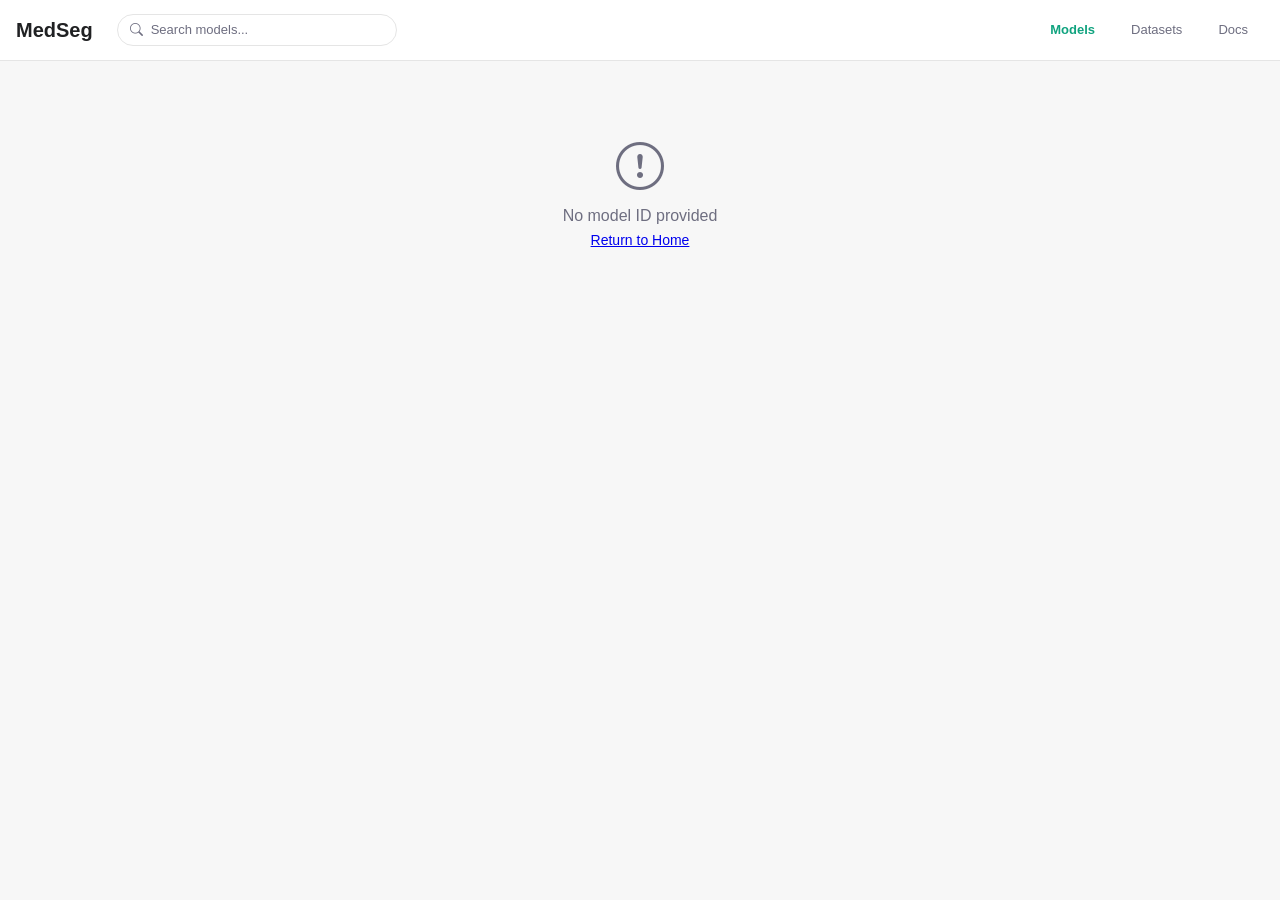
<file: model-details.html>
<!DOCTYPE html>
<html lang="zh">
<head>
  <meta charset="UTF-8">
  <meta name="viewport" content="width=device-width, initial-scale=1.0">
  <title>Model Details - MedSeg</title>
  <link rel="stylesheet" href="https://cdn.jsdelivr.net/npm/bootstrap-icons@1.11.1/font/bootstrap-icons.css">
  <link rel="stylesheet" href="styles/shared.css">
  
  <style>
    /* 布局容器 */
    .page-container {
      max-width: 1280px;
      margin: 0 auto;
      padding: 24px;
      margin-top: 60px;
    }

    .model-detail {
      display: flex;
      flex-direction: column;
      gap: 24px;
    }

    /* 通用区块样式 */
    .content-section {
      padding: 24px;
      background: var(--surface);
      border: 1px solid var(--border);
      border-radius: 12px;
    }

    .section-title {
      font-size: 18px;
      font-weight: 600;
      color: var(--text-primary);
      margin-bottom: 16px;
    }

    /* 性能指标卡片 */
    .metrics-grid {
      display: grid;
      grid-template-columns: repeat(auto-fit, minmax(200px, 1fr));
      gap: 16px;
    }

    .metric-card {
      padding: 20px;
      background: var(--background);
      border-radius: 8px;
      text-align: center;
    }

    .metric-value {
      font-size: 24px;
      font-weight: 600;
      color: var(--primary);
      margin-bottom: 8px;
    }

    .metric-label {
      font-size: 13px;
      color: var(--text-secondary);
    }

    /* 信息网格 */
    .info-grid {
      display: grid;
      grid-template-columns: repeat(auto-fit, minmax(250px, 1fr));
      gap: 16px;
    }

    .info-item {
      padding: 16px;
      background: var(--background);
      border-radius: 8px;
    }

    .info-label {
      font-size: 13px;
      color: var(--primary);
      margin-bottom: 4px;
      font-weight: 500;
    }

    .info-value {
      font-size: 14px;
      color: var(--text-primary);
      font-weight: 500;
    }

    /* 代码块 */
    .code-block {
      position: relative;
      background: var(--background);
      border-radius: 8px;
      padding: 16px;
    }

    .code-block pre {
      margin: 0;
      overflow-x: auto;
    }

    .code-block code {
      font-size: 13px;
      line-height: 1.6;
    }

    .copy-button {
      display: flex;
      align-items: center;
      gap: 6px;
      padding: 6px 12px;
      border: 1px solid var(--border);
      border-radius: 4px;
      background: var(--surface);
      color: var(--text-secondary);
      cursor: pointer;
      transition: all 0.2s;
    }

    .copy-button:hover {
      background: var(--surface-hover);
      border-color: var(--border-hover);
      color: var(--text-primary);
    }

    .copy-button .copy-icon {
      flex-shrink: 0;
    }

    .copy-button span {
      font-size: 13px;
    }

    /* 错误提示 */
    .error-message {
      text-align: center;
      padding: 48px 24px;
      color: var(--text-secondary);
    }

    .error-message i {
      font-size: 48px;
      margin-bottom: 16px;
      color: var(--error);
    }

    /* 标签组样式 */
    .badge-group {
      display: flex;
      flex-wrap: wrap;
      gap: 8px;
      align-items: center;
      margin-bottom: 8px;
    }

    .badge-group:last-child {
      margin-bottom: 0;
    }

    .badge-group-label {
      font-size: 13px;
      color: var(--text-secondary);
      margin-right: 4px;
    }

    .badge {
      padding: 4px 8px;
      border-radius: 6px;
      font-size: 12px;
      font-weight: 500;
    }

    .badge-primary {
      background: var(--primary-light);
      color: var(--primary);
    }

    .badge-secondary {
      background: var(--background);
      color: var(--text-secondary);
    }

    /* 代码容器样式 */
    .code-container {
      background: var(--background);
      border-radius: 8px;
      overflow: hidden;
    }

    .code-header {
      display: flex;
      justify-content: space-between;
      align-items: center;
      padding: 8px;
      border-bottom: 1px solid var(--border);
    }

    .code-tabs {
      display: flex;
      gap: 8px;
    }

    .tab-button {
      padding: 6px 12px;
      border: none;
      background: none;
      color: var(--text-secondary);
      cursor: pointer;
    }

    .tab-button.active {
      color: var(--primary);
      background: var(--surface);
      border-radius: 4px;
    }

    .code-content {
      position: relative;
    }

    .code-block {
      display: none;
    }

    .code-block.active {
      display: block;
    }

    .code-block pre {
      margin: 0;
      padding: 16px;
    }

    .code-block code {
      font-family: monospace;
      white-space: pre;
    }
  </style>
</head>

<body>
  <header class="header">
    <div class="header-content">
      <div class="header-left">
        <a href="index.html" class="logo">MedSeg</a>
        <div class="header-search">
          <div class="search-box">
            <i class="bi bi-search"></i>
            <input type="text" placeholder="Search models..." aria-label="Search">
          </div>
        </div>
      </div>
      <nav class="main-nav">
        <a href="#" class="nav-item active">Models</a>
        <a href="#" class="nav-item">Datasets</a>
        <a href="#" class="nav-item">Docs</a>
      </nav>
    </div>
  </header>

  <div class="page-container">
    <main class="main-container">
      <article class="model-detail">
        <!-- 模型头部信息 -->
        <header class="content-section">
          <h1 class="model-title"><!-- 由 JS 填充 --></h1>
        </header>

        <!-- 数据集信息 -->
        <section class="content-section">
          <h2 class="section-title">Model Information</h2>
          <div class="info-grid" role="list"><!-- 由 JS 填充 --></div>
        </section>

        <!-- 使用示例 -->
        <section class="content-section">
          <h2 class="section-title">Usage Example</h2>
          <div class="code-container">
            <div class="code-header">
              <div class="code-tabs">
                <button class="tab-button active" data-lang="python">Python</button>
                <button class="tab-button" data-lang="cmd">Command Line</button>
              </div>
              <button class="copy-button" aria-label="Copy code">Copy</button>
            </div>
            <div class="code-content">
              <pre class="code-block active" data-lang="python"><code><!-- Python code --></code></pre>
              <pre class="code-block" data-lang="cmd"><code><!-- CMD code --></code></pre>
            </div>
          </div>
        </section>

        <!-- 模型信息 -->
        <section class="content-section">
            <h2 class="section-title">Dataset Information</h2>
            <div class="info-grid" role="list"><!-- 由 JS 填充 --></div>
        </section>

      </article>
    </main>
  </div>

  <script>
    document.addEventListener('DOMContentLoaded', async () => {
      try {
        const modelId = new URLSearchParams(window.location.search).get('id');
        if (!modelId) throw new Error('No model ID provided');

        const response = await fetch('STU_Benchmark_Information.json');
        const data = await response.json();
        
        const model = data.find(m => {
          const datasetId = m.Dataset.toLowerCase();
          const searchId = modelId.toLowerCase();
          return datasetId === `task${searchId}` || 
                 datasetId === searchId ||
                 datasetId.replace('task', '') === searchId;
        });
        
        if (!model) throw new Error('Model not found');
        
        updateModelDetails(model);
      } catch (error) {
        console.error('Error:', error);
        showErrorMessage(error.message);
      }
    });

    function updateModelDetails(model) {
      // 更新标题
      document.querySelector('.model-title').textContent = model.Dataset.replace('Task', '');

      // 更新模型信息
      const modelGrid = document.querySelector('.info-grid');
      const modelInfo = [
        { label: 'Framework', value: model.Framework },
        { 
          label: 'Input Channels', 
          value: `${model["Input Channels"]} channels (${model.Modality})`
        },
        { 
          label: 'Output Classes', 
          value: (() => {
            try {
              const categories = JSON.parse(model["Category-EN"].replace(/'/g, '"'));
              const count = Object.keys(categories).length;
              const classList = Object.entries(categories)
                .filter(([key, value]) => value !== 'background')
                .map(([key, value]) => value)
                .join(', ');
              return `${count} classes (${classList})`;
            } catch (e) {
              return model["Category-EN"];
            }
          })()
        },
        { label: 'Patch Size', value: model["Patch size"] },
        { label: 'Training Spacing', value: model["Training spacing"] },
        { label: 'Train Cases', value: model["Train cases"] },
        { label: 'Test Cases', value: model["Test cases"] },
        { 
          label: 'Model Performance', 
          value: `Dice Score: ${model["Dice nnunet"] || 'N/A'} (nnUNet)`
        }
      ];

      modelGrid.innerHTML = modelInfo
        .filter(info => info.value)
        .map(info => `
          <div class="info-item" role="listitem">
            <div class="info-label">${info.label}</div>
            <div class="info-value">${info.value}</div>
          </div>
        `).join('');

      // 更新代码示例
      const pythonCode = `import torch
from medseg import load_model

# Load the ${model.Dataset} model
model = load_model("${model.Dataset.toLowerCase()}")

# Predict
output = model.predict(image)`;

      const cmdCode = `# Install package
pip install medseg

# Run prediction
medseg predict ${model.Dataset.toLowerCase()} \\
    --input image.nii.gz \\
    --output result.nii.gz`;

      // 初始化代码块内容
      document.querySelector('.code-block[data-lang="python"] code').textContent = pythonCode;
      document.querySelector('.code-block[data-lang="cmd"] code').textContent = cmdCode;

      // 标签切换
      document.querySelectorAll('.tab-button').forEach(button => {
        button.addEventListener('click', () => {
          // 移除所有活动状态
          document.querySelectorAll('.tab-button').forEach(btn => {
            btn.classList.remove('active');
          });
          document.querySelectorAll('.code-block').forEach(block => {
            block.classList.remove('active');
          });
          
          // 添加新的活动状态
          const lang = button.dataset.lang;
          button.classList.add('active');
          document.querySelector(`.code-block[data-lang="${lang}"]`).classList.add('active');
        });
      });

      // 复制功能
      document.querySelector('.copy-button').addEventListener('click', async () => {
        const activeCode = document.querySelector('.code-block.active code').textContent;
        const button = document.querySelector('.copy-button');
        const buttonText = button.querySelector('span');
        
        try {
          await navigator.clipboard.writeText(activeCode);
          buttonText.textContent = 'Copied!';
          setTimeout(() => buttonText.textContent = 'Copy', 2000);
        } catch (err) {
          console.error('Failed to copy:', err);
        }
      });
    }

    function showErrorMessage(message) {
      const container = document.querySelector('.main-container');
      container.innerHTML = `
        <div class="error-message">
          <i class="bi bi-exclamation-circle"></i>
          <p>${message}</p>
          <a href="index.html" class="btn">Return to Home</a>
        </div>
      `;
    }
  </script>
</body>
</html>
</file>
<file: styles/shared.css>
:root {
  --primary: #10A37F;
  --primary-light: #E5F6F3;
  --surface: #ffffff;
  --background: #F7F7F7;
  --sidebar-background: #F9FAFB;
  --border: #E5E5E5;
  --text-primary: #202123;
  --text-secondary: #6E6E80;
  --success: #38A169;
  --warning: #DD6B20;
  --shadow-sm: 0 1px 3px rgba(0, 0, 0, 0.05);
  --shadow-md: 0 4px 6px rgba(0, 0, 0, 0.07);
}

/* 基础重置 */
* {
  margin: 0;
  padding: 0;
  box-sizing: border-box;
}

body {
  font-family: -apple-system, BlinkMacSystemFont, "Segoe UI", Roboto, "Helvetica Neue", Arial, sans-serif;
  background: var(--background);
  color: var(--text-primary);
  line-height: 1.5;
}

/* 共享组件样式 */
.badge {
  padding: 4px 8px;
  border-radius: 6px;
  font-size: 12px;
  font-weight: 500;
}

.badge-primary {
  background: var(--primary-light);
  color: var(--primary);
}

.badge-secondary {
  background: var(--background);
  color: var(--text-secondary);
}

/* 按钮样式 */
.btn {
  padding: 8px 16px;
  border-radius: 8px;
  font-size: 14px;
  font-weight: 500;
  cursor: pointer;
  border: none;
  transition: all 0.2s;
}

.btn-primary {
  background: var(--primary);
  color: white;
}

.btn-primary:hover {
  opacity: 0.9;
}

/* 顶部导航 */
.header {
  background: var(--surface);
  border-bottom: 1px solid var(--border);
  position: fixed;
  top: 0;
  left: 0;
  right: 0;
  z-index: 100;
}

.header-content {
  max-width: 1280px;
  margin: 0 auto;
  padding: 0 16px;
  height: 60px;
  display: flex;
  align-items: center;
}

.header-left {
  display: flex;
  align-items: center;
}

.logo {
  font-weight: 600;
  font-size: 20px;
  color: var(--text-primary);
  text-decoration: none;
  margin-right: 24px;
}

.header-search {
  width: 300px;
  margin-right: auto;
}

.main-nav {
  display: flex;
  gap: 4px;
  margin-left: auto;
}

.nav-item {
  padding: 0 16px;
  height: 41px;
  color: var(--text-secondary);
  text-decoration: none;
  font-size: 13px;
  font-weight: 500;
  transition: all 0.15s ease;
  display: flex;
  align-items: center;
  background: transparent;
}

.nav-item:hover {
  color: var(--primary);
  background: transparent;
}

.nav-item.active {
  color: var(--primary);
  font-weight: 600;
  background: transparent;
}

/* 搜索框样式 */
.search-box {
  display: flex;
  align-items: center;
  gap: 8px;
  padding: 0 12px;
  width: 280px;
  height: 32px;
  border: 1px solid var(--border);
  border-radius: 20px;
  background: var(--surface);
}

.search-box i {
  font-size: 13px;
  color: var(--text-secondary);
}

.search-box input {
  border: none;
  outline: none;
  width: 100%;
  background: transparent;
  font-size: 13px;
  color: var(--text-primary);
  padding: 0;
  line-height: 32px;
}

.search-box input::placeholder {
  color: var(--text-secondary);
  font-size: 13px;
}

/* 搜索框交互状态 */
.search-box:hover {
  border-color: var(--primary);
}

.search-box:focus-within {
  border-color: var(--primary);
  box-shadow: 0 0 0 2px rgba(10, 110, 255, 0.15);
}
</file>
